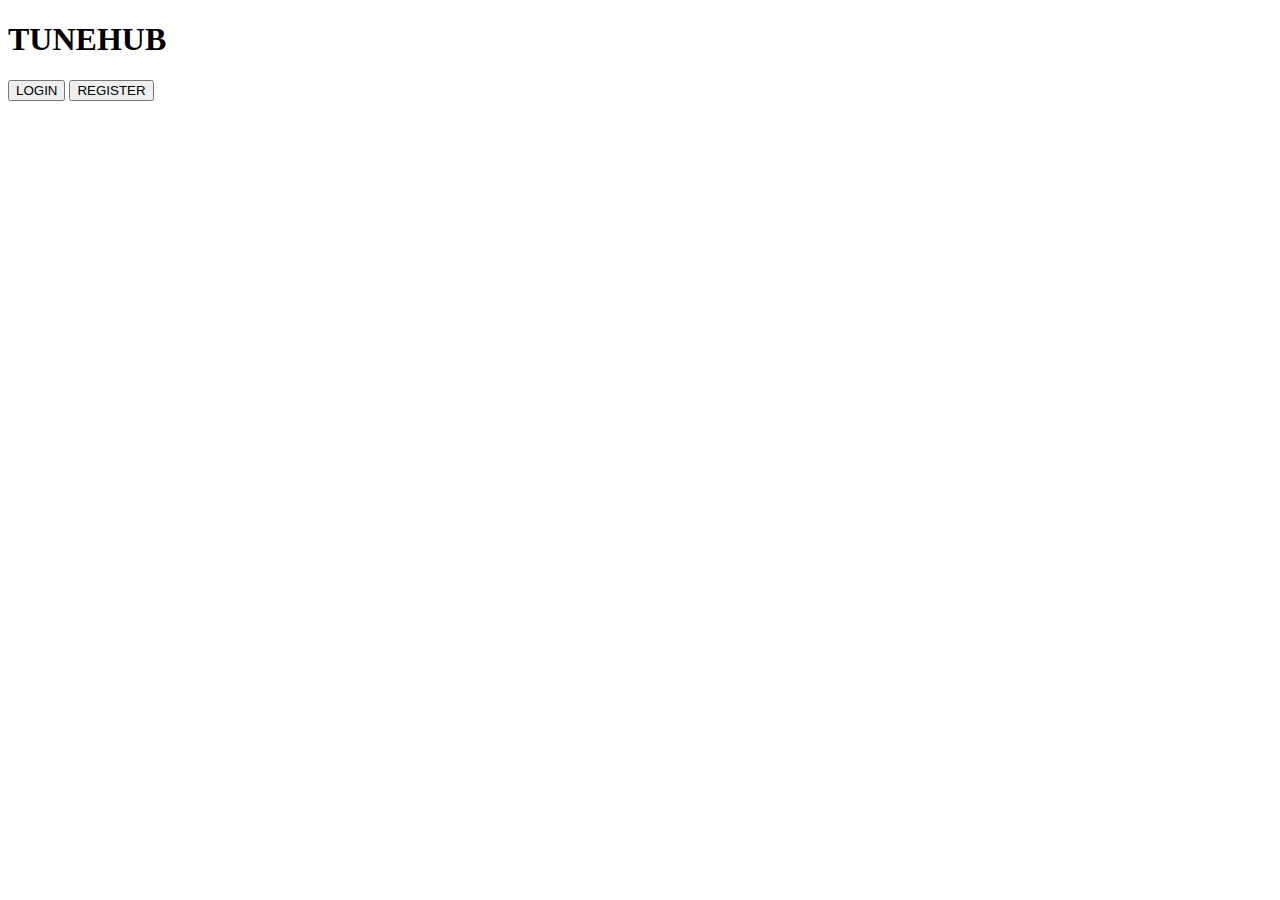
<file: ProjectTuneHub/target/classes/templates/index.html>
<!DOCTYPE html>
<html lang="en" xmlns:th="http://www.w3.org/1999/xhtml">
<head>
    <meta charset="UTF-8"/>
    <title>TUNEHUB</title>

    <link rel="stylesheet" th:href="@{/index.css}"/>
</head>
<body>
<div class="body-container">
<header>
    <h1>TUNEHUB</h1>
</header>

<!--<img src="./" alt="img">-->

<div class="container">
    <button class="button-52" onclick="location.href='login'">LOGIN</button>
    <button class="button-52" onclick="location.href='registration'">
        REGISTER
    </button>

</div>
</div>
</body>

</html>
</file>
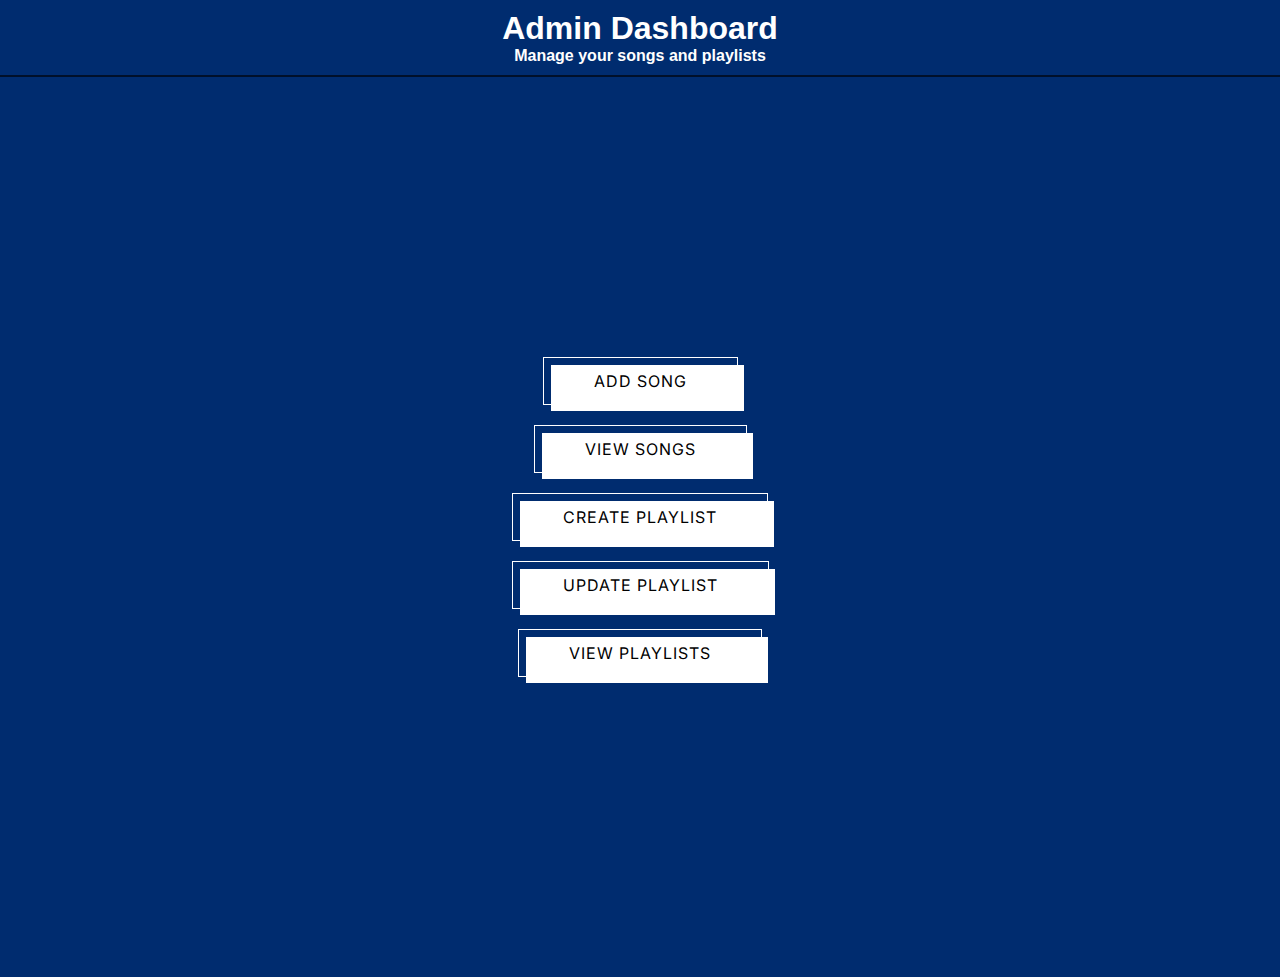
<file: ProjectTuneHub/target/classes/templates/Admin.html>
<!DOCTYPE html>
<html lang="en">
  <head>
    <meta charset="UTF-8" />
    <title>Admin Dashboard</title>
    <link rel="stylesheet" th:href="@{/admin.css}" />
    <link rel="stylesheet" href="../static/admin.css" />
  </head>
  <body class="inter">
    <header class="roboto-bold">
      <h1>Admin Dashboard</h1>
      <h4>Manage your songs and playlists</h4>
    </header>

    <div class="container inter">
      <form action="addSong" method="post">
        <!-- <input type="submit" class="button-52" value="ADD SONG" /> -->
        <button class="button-52">ADD SONG</button>
      </form>
      <button class="button-52" onclick="location.href='viewSongs'">
        VIEW SONGS
      </button>
      <button class="button-52" onclick="location.href='createPlaylists'">
        CREATE PLAYLIST
      </button>
      <button class="button-52" onclick="location.href='updatePlaylist'">
        UPDATE PLAYLIST
      </button>
      <button class="button-52" onclick="location.href='viewPlaylists'">
        VIEW PLAYLISTS
      </button>
    </div>
  </body>
</html>
</file>
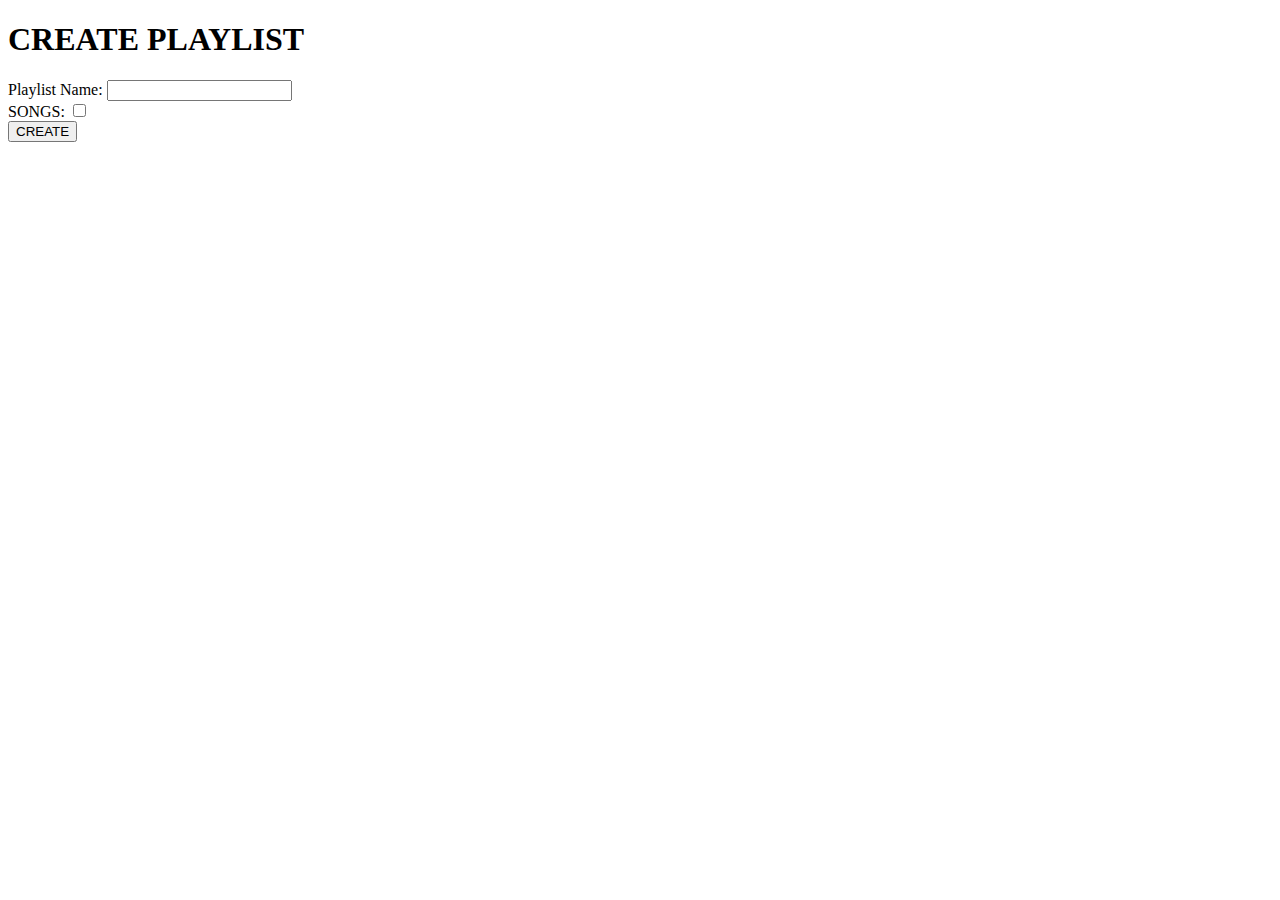
<file: ProjectTuneHub/target/classes/templates/createPlaylists.html>
<!DOCTYPE html>
<html lang="en">
  <head>
    <meta charset="UTF-8" />
    <meta
      name="viewport"
      content="width=device-width, user-scalable=no, initial-scale=1.0, maximum-scale=1.0, minimum-scale=1.0"
    />
    <meta http-equiv="X-UA-Compatible" content="ie=edge" />
    <link rel="stylesheet" th:href="@{/createPlaylists.css}" />

    <title>PLAYLIST</title>
  </head>
  <body>
    <header>
      <h1>CREATE PLAYLIST</h1>
    </header>

    <div class="container">
      <div class="box">
        <form action="addPlaylists" method="post">
          <label for="playlistName" class="text-white">Playlist Name:</label>
          <input
            class="input-field"
            type="text"
            id="playlistName"
            name="name"
            required
          />

          <div th:each="songs:${song}" class="checkbox">
            <div class="checkbox-wrapper-2">
              <label>SONGS:</label>
              <label>
                <input
                  type="checkbox"
                  th:name="songs"
                  th:value="${songs.id}"
                  class="ikxBAC"
                />
              </label>
              <label th:text="${songs.name}"></label>
            </div>
          </div>

          <button class="button-52">CREATE</button>
        </form>
      </div>
    </div>
  </body>
</html>
</file>
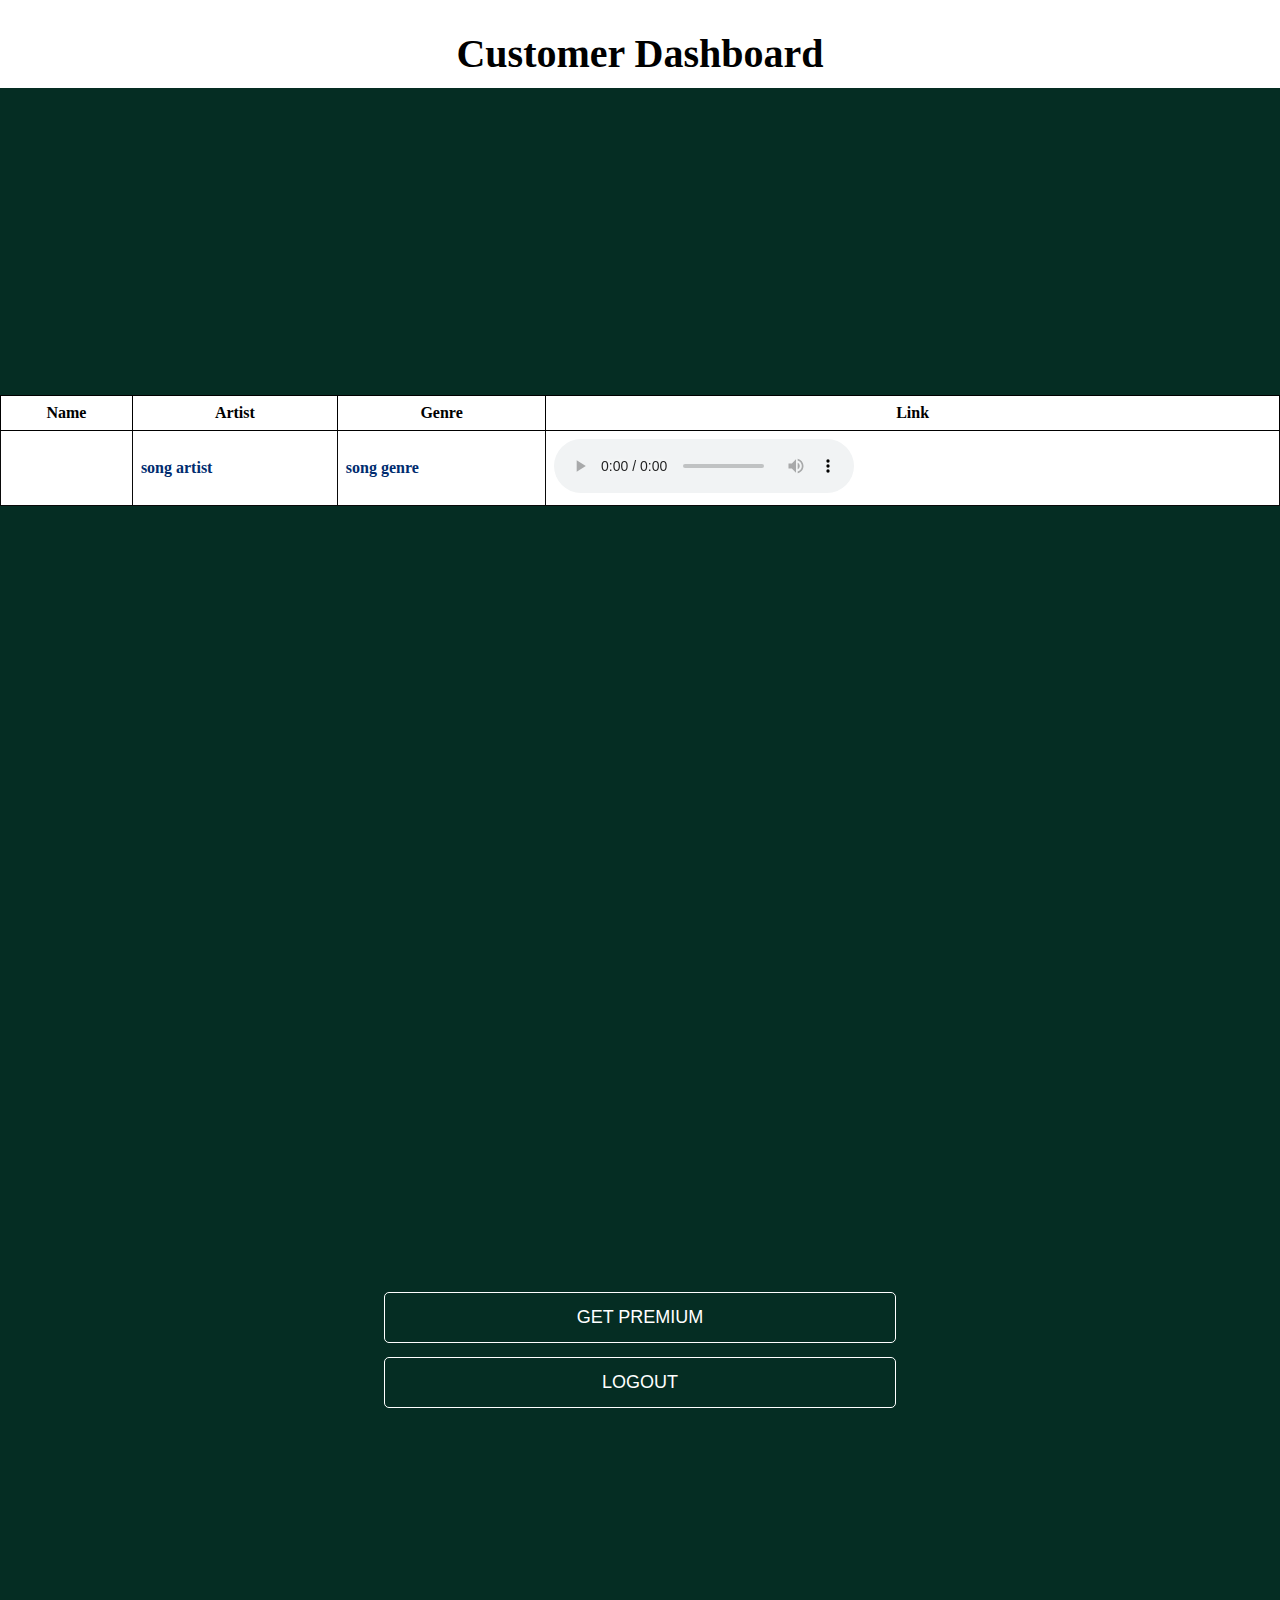
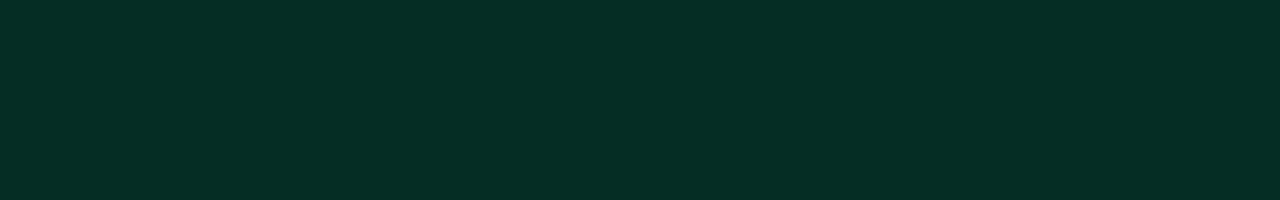
<file: ProjectTuneHub/target/classes/templates/Customer.html>
<!DOCTYPE html>
<html lang="en" xmlns:th="https://thymeleaf.org">
  <head>
    <meta charset="UTF-8" />
    <meta
      name="viewport"
      content="width=device-width, user-scalable=no, initial-scale=1.0, maximum-scale=1.0, minimum-scale=1.0"
    />
    <meta http-equiv="X-UA-Compatible" content="ie=edge" />
    <link rel="stylesheet" th:href="@{/customer.css}" />
    <link rel="stylesheet" href="../static/customer.css" />
    <title>Customer</title>
  </head>
  <body>
    <header>
      <h1>Customer Dashboard</h1>
    </header>

    <!--<div class="container">-->

    <div th:if="${isPremium}" class="premium">
      <table border="1">
        <thead>
          <tr>
            <th>Name</th>
            <th>Artist</th>
            <th>Genre</th>
            <th>Link</th>
          </tr>
        </thead>
        <tbody>
          <tr th:each="songs:${song}">
            <td th:text="${songs.name}"></td>
            <td th:text="${songs.artist}">song artist</td>
            <td th:text="${songs.genre}">song genre</td>
            <td>
              <audio controls>
                <source th:src="${songs.link}" />
              </audio>
            </td>
          </tr>
        </tbody>
      </table>
    </div>

    <!--    <form action="viewSongs">-->
    <!--        <button class="button-52">-->
    <!--            VIEW SONGS-->
    <!--        </button>-->
    <!--    </form>-->
    <!--</div>-->
    <div th:unless="${isPremium}" class="non-premium">
      <form action="playSongs">
        <button class="button-52">GET PREMIUM</button>
      </form>

      <form action="logout">
        <button class="button-52">LOGOUT</button>
      </form>
    </div>
    <!--    </div>-->
  </body>
</html>
</file>
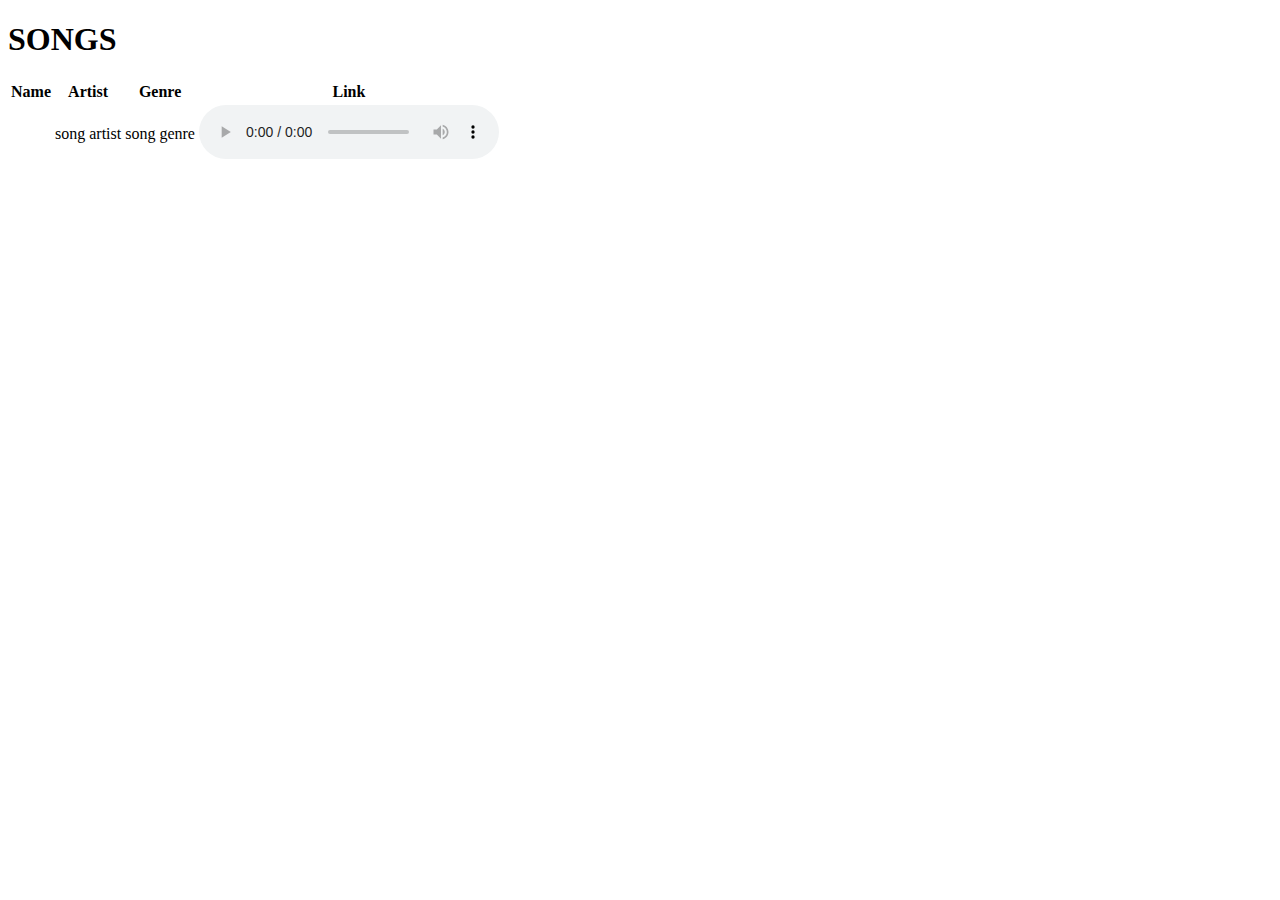
<file: ProjectTuneHub/target/classes/templates/DisplaySongs.html>
<!DOCTYPE html>
<html lang="en">
  <head>
    <meta charset="UTF-8" />
    <meta
      name="viewport"
      content="width=device-width, user-scalable=no, initial-scale=1.0, maximum-scale=1.0, minimum-scale=1.0"
    />
    <meta http-equiv="X-UA-Compatible" content="ie=edge" />
    <title>SONGS</title>
    <link rel="stylesheet" th:href="@{/displaySongs.css}" />
    <style></style>
  </head>
  <body>
    <header>
      <h1>SONGS</h1>
    </header>
    <main>
      <table>
        <thead>
          <tr>
            <th>Name</th>
            <th>Artist</th>
            <th>Genre</th>
            <th>Link</th>
          </tr>
        </thead>
        <tbody>
          <tr th:each="songs:${song}">
            <td th:text="${songs.name}"></td>
            <td th:text="${songs.artist}">song artist</td>
            <td th:text="${songs.genre}">song genre</td>
            <td>
              <audio controls><source th:src="${songs.link}" /></audio>
            </td>
          </tr>
        </tbody>
      </table>
    </main>
  </body>
</html>
</file>
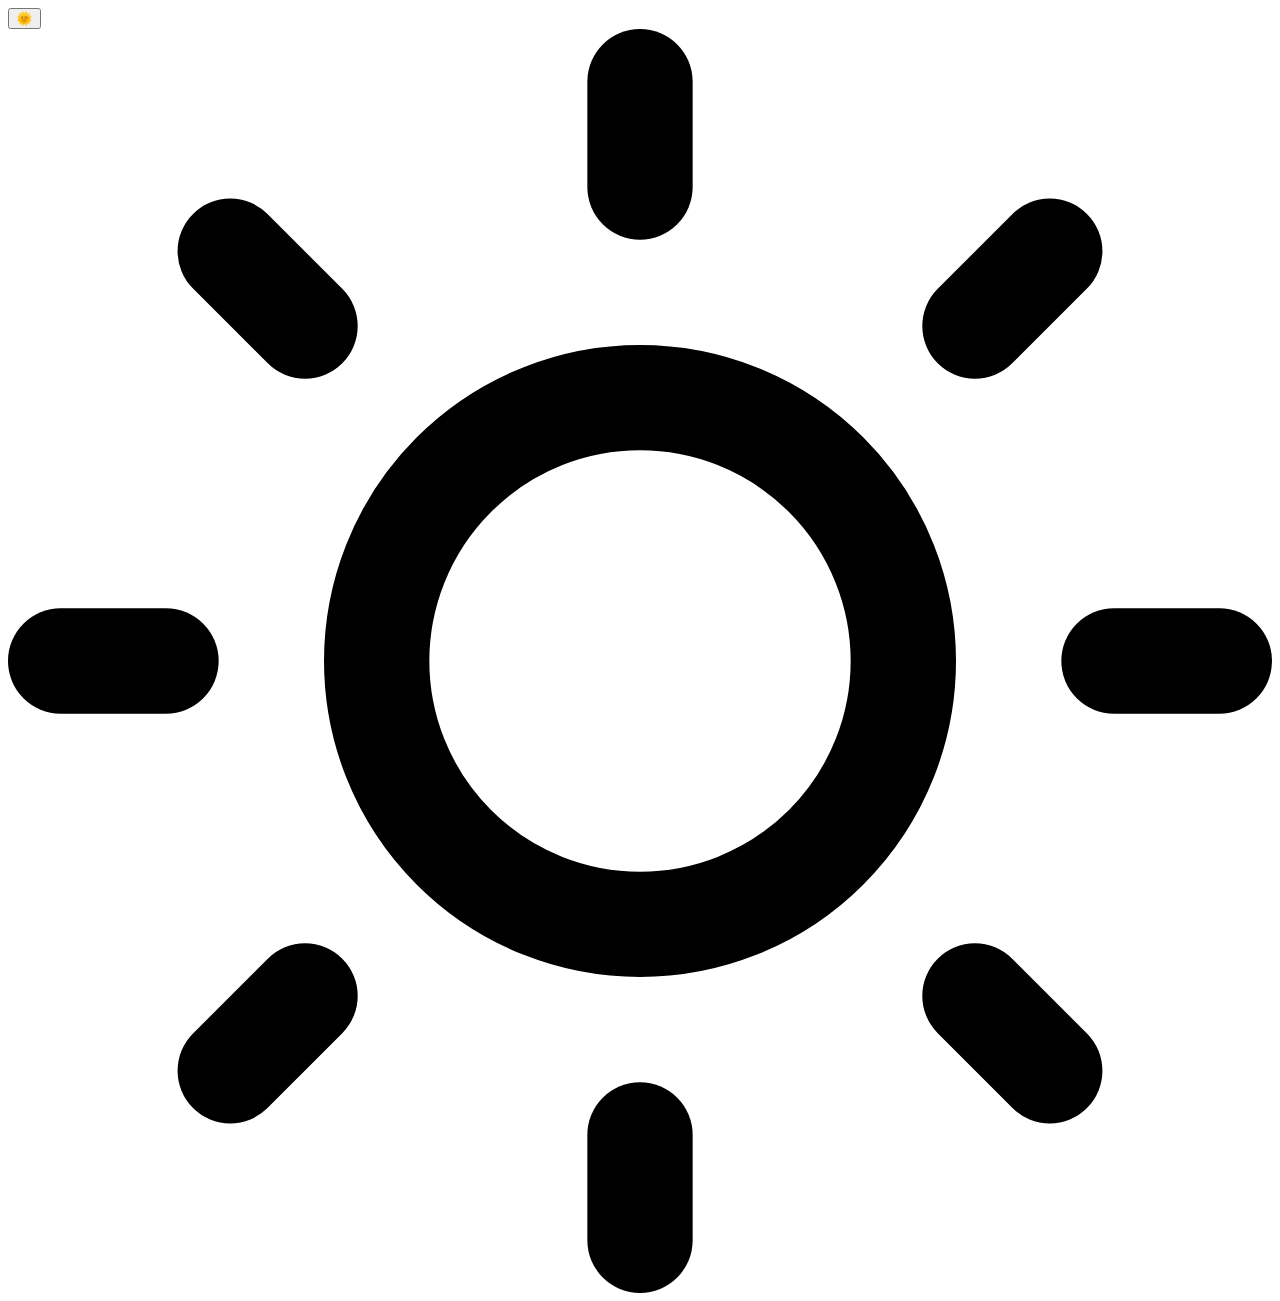
<file: ProjectTuneHub/target/classes/templates/Home.html>
<!DOCTYPE html>
<html lang="en">
<head>
    <meta charset="UTF-8">
    <meta name="viewport" content="width=device-width, initial-scale=1.0">
    <title>Toggle Dark/Light Mode</title>
    <!-- <link rel="stylesheet" href="style.css">
</head> -->
<body>
    <style>
        body {
    transition: background-color 0.5s ease, color 0.5s ease;
}

.light-mode {
    background-color: #fff;
    color: #000;
}

.dark-mode {
    background-color: #333;
    color: #fff;
}

    </style>
    <button id="theme-toggle">
        <span id="theme-icon">🌞</span> 
    </button>
<!-- Sun Icon (for light mode) -->
<svg id="sun-icon" xmlns="http://www.w3.org/2000/svg" viewBox="0 0 24 24" fill="none" stroke="currentColor" stroke-width="2" stroke-linecap="round" stroke-linejoin="round" class="feather feather-sun" style="display:none;">
    <circle cx="12" cy="12" r="5"></circle>
    <line x1="12" y1="1" x2="12" y2="3"></line>
    <line x1="12" y1="21" x2="12" y2="23"></line>
    <line x1="4.22" y1="4.22" x2="5.64" y2="5.64"></line>
    <line x1="18.36" y1="18.36" x2="19.78" y2="19.78"></line>
    <line x1="1" y1="12" x2="3" y2="12"></line>
    <line x1="21" y1="12" x2="23" y2="12"></line>
    <line x1="4.22" y1="19.78" x2="5.64" y2="18.36"></line>
    <line x1="18.36" y1="5.64" x2="19.78" y2="4.22"></line>
</svg>

<!-- Moon Icon (for dark mode) -->
<svg id="moon-icon" xmlns="http://www.w3.org/2000/svg" viewBox="0 0 24 24" fill="none" stroke="currentColor" stroke-width="2" stroke-linecap="round" stroke-linejoin="round" class="feather feather-moon" style="display:none;">
    <path d="M21 12.79A9 9 0 1111.21 3 7 7 0 0021 12.79z"></path>
</svg>

    <script >
        document.addEventListener('DOMContentLoaded', () => {
    const themeToggle = document.getElementById('theme-toggle');
    const sunIcon = document.getElementById('sun-icon');
    const moonIcon = document.getElementById('moon-icon');
    const currentTheme = localStorage.getItem('theme') ? localStorage.getItem('theme') : null;
    const prefersDarkScheme = window.matchMedia('(prefers-color-scheme: dark)');

    function updateIcons(theme) {
        if (theme === 'dark-mode') {
            sunIcon.style.display = 'none';
            moonIcon.style.display = 'block';
        } else {
            moonIcon.style.display = 'none';
            sunIcon.style.display = 'block';
        }
    }

    if (currentTheme) {
        document.body.classList.add(currentTheme);
        updateIcons(currentTheme);
    } else if (prefersDarkScheme.matches) {
        document.body.classList.add('dark-mode');
        updateIcons('dark-mode');
    } else {
        // Default to light mode if no preference is set
        updateIcons('light-mode');
    }

    themeToggle.addEventListener('click', () => {
        let theme = '';
        if (document.body.classList.contains('dark-mode')) {
            document.body.classList.replace('dark-mode', 'light-mode');
            theme = 'light-mode';
        } else {
            document.body.classList.replace('light-mode', 'dark-mode');
            theme = 'dark-mode';
        }
        updateIcons(theme);
        localStorage.setItem('theme', theme);
    });
});

    </script>
</body>
</html>
</file>
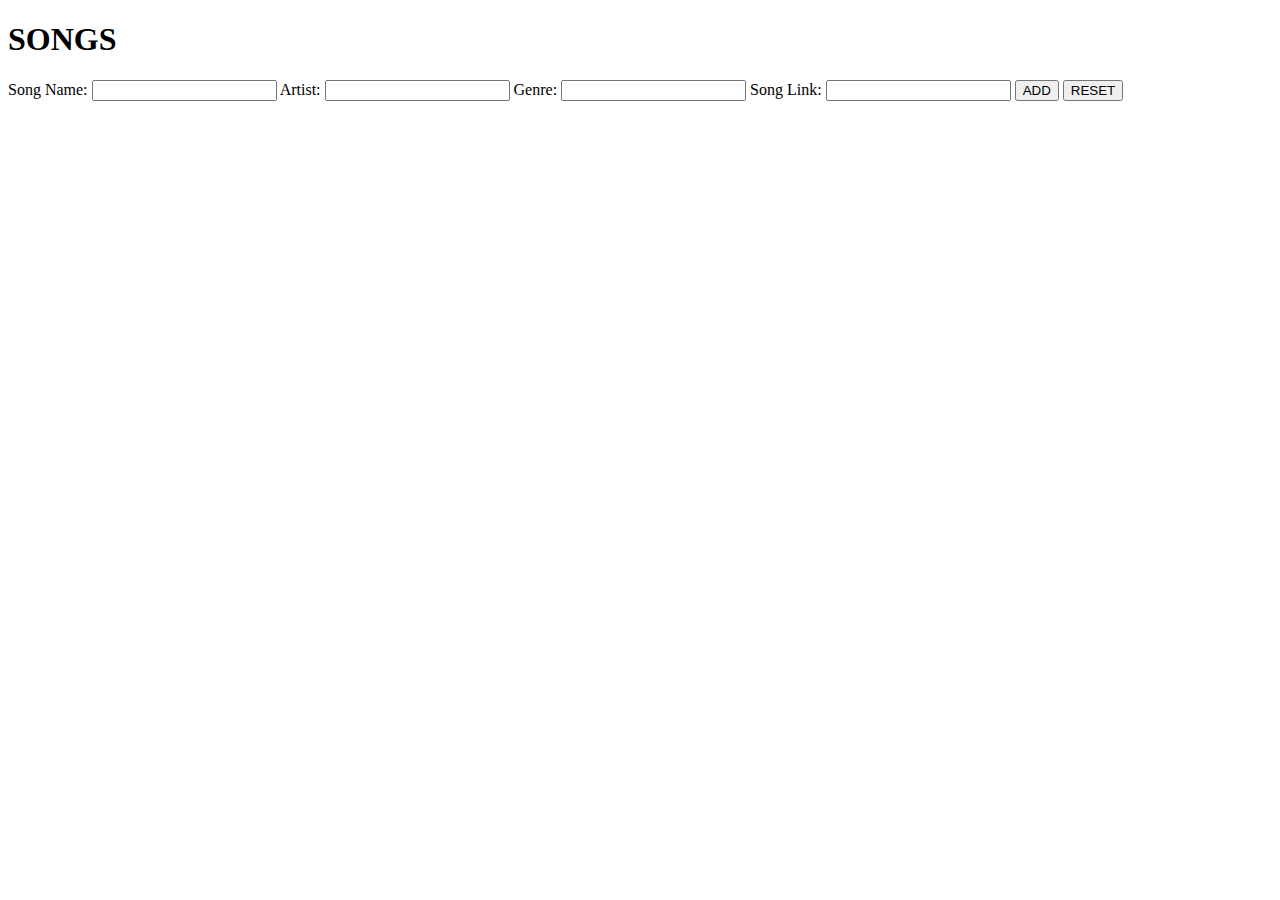
<file: ProjectTuneHub/target/classes/templates/NewSong.html>
<!DOCTYPE html>
<html lang="en">
  <head>
    <meta charset="UTF-8" />
    <meta
      name="viewport"
      content="width=device-width, user-scalable=no, initial-scale=1.0, maximum-scale=1.0, minimum-scale=1.0"
    />
    <meta http-equiv="X-UA-Compatible" content="ie=edge" />
    <title>SONGS</title>
    <link rel="stylesheet" th:href="@{/newSong.css}" />
  </head>
  <body>
  <div class="header">
    <header>
      <h1>SONGS</h1>
    </header>
  </div>
    <main>
      <form action="addSong" method="post">
        <label class="required" for="songName">Song Name:</label>
        <input type="text" id="songName" name="name" required />
        <label class="required" for="artist">Artist:</label>
        <input type="text" id="artist" name="artist" required />
        <label class="required" for="genre">Genre:</label>
        <input type="text" id="genre" name="genre" required />
        <label class="required" for="songLink">Song Link:</label>
        <input type="text" id="songLink" name="link" required />
        <input type="submit" value="ADD" class="button1" />
        <input type="reset" value="RESET" class="button2" />
      </form>
    </main>
  </body>
</html>
</file>
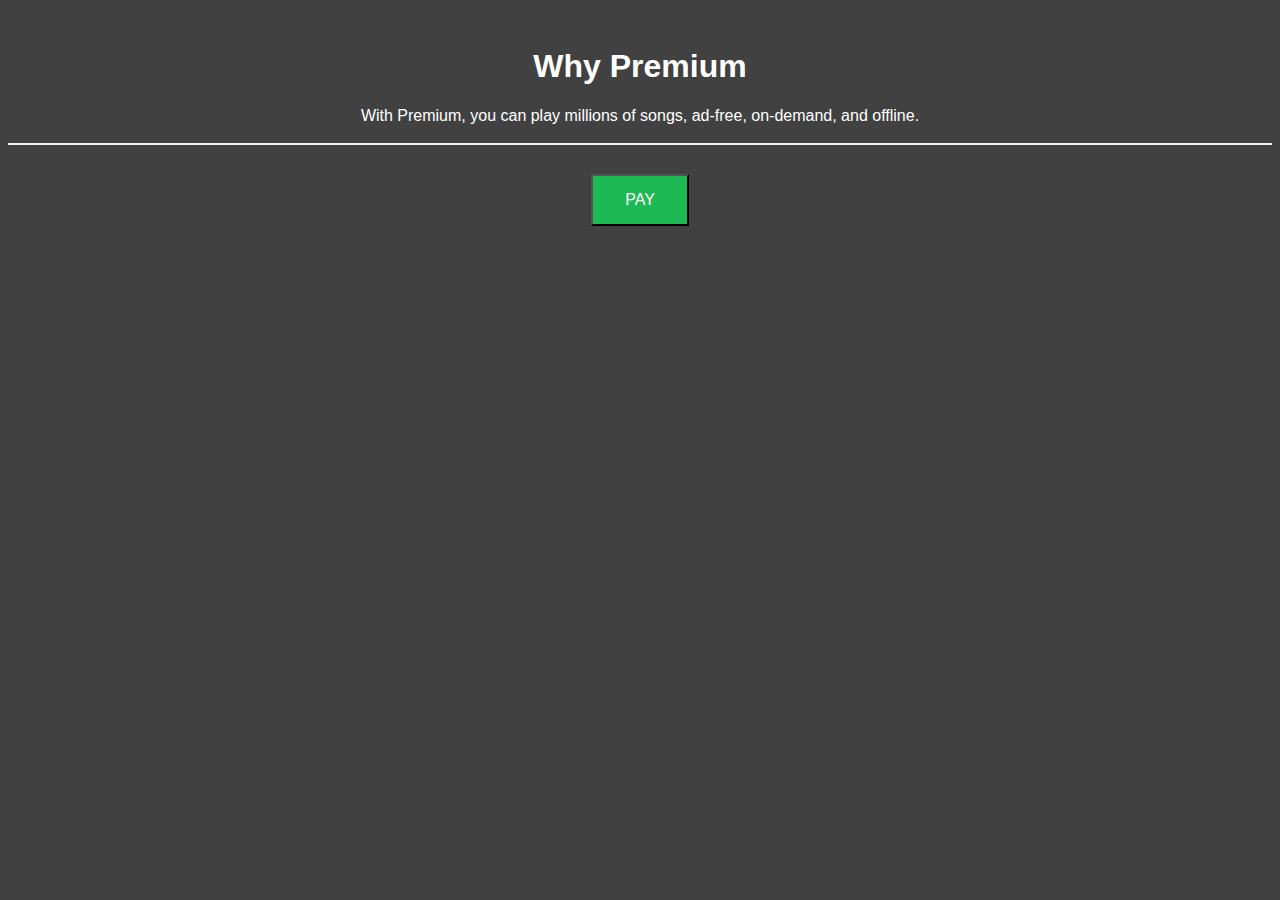
<file: ProjectTuneHub/target/classes/templates/Pay.html>
<!DOCTYPE html>
<html lang="en">
  <head>
    <meta charset="UTF-8" />
    <title>pay</title>
    <script src="https://checkout.razorpay.com/v1/checkout.js"></script>
    <script src="https://code.jquery.com/jquery-3.5.1.min.js"></script>
  </head>
  <style>
    body {
      background-color: #414141;
      font-family: Arial, sans-serif;
    }

    h1 {
      color: white;
    }

    p {
      color: white;
    }

    nav {
      text-align: center;
      margin-top: 25px;
      border-bottom: 2px solid #f1f1f1;
      padding: 2px;
    }

    .container {
      text-align: center;
      margin-top: 25px;
    }

    button {
      background-color: #1db954;
      color: white;
      padding: 15px 32px;
      text-align: center;
      text-decoration: none;
      display: inline-block;
      font-size: 16px;
      margin: 4px 2px;
      cursor: pointer;
      /*border-radius: 12px;*/
    }
  </style>
  <body>
    <nav>
      <h1>Why Premium</h1>
      <p>
        With Premium, you can play millions of songs, ad-free, on-demand, and
        offline.
      </p>
    </nav>

    <main>
      <div class="container">
        <form id="payment-form">
          <button type="submit" class="buy-button">PAY</button>
        </form>
      </div>
    </main>

    <script>
      $(document).ready(function () {
        $(".buy-button").click(function (e) {
          e.preventDefault();
          var form = $(this).closest("form");

          createOrder();
        });
      });

      function createOrder() {
        $.post("/createOrder")
          .done(function (order) {
            order = JSON.parse(order);
            var options = {
              key: "rzp_test_nyLo8f8zHUX1ZS",
              amount: order.amount_due.toString(),
              currency: "INR",
              name: "Tune Hub",
              description: "Test Transaction",
              order_id: order.id,
              handler: function (response) {
                verifyPayment(
                  response.razorpay_order_id,
                  response.razorpay_payment_id,
                  response.razorpay_signature
                );
              },
              prefill: {
                name: "Your Name",
                email: "test@example.com",
                contact: "9999999999",
              },
              notes: {
                address: "Your Address",
              },
              theme: {
                color: "#3399cc",
              },
            };
            var rzp1 = new Razorpay(options);
            rzp1.open();
          })
          .fail(function (error) {
            console.error("Error:", error);
          });
      }

      function verifyPayment(orderId, paymentId, signature) {
        $.post("/verify", {
          orderId: orderId,
          paymentId: paymentId,
          signature: signature,
        })
          .done(function (isValid) {
            if (isValid) {
              alert("Payment successful");
              // console.log("Payment successful");
              window.location.href = "/paymentSuccess";
            } else {
              alert("Payment failed");
              // console.log("Payment failed");
              window.location.href = "/paymentFailed";
            }
          })
          .fail(function (error) {
            console.error("Error:", error);
          });
      }
    </script>
  </body>
</html>
</file>
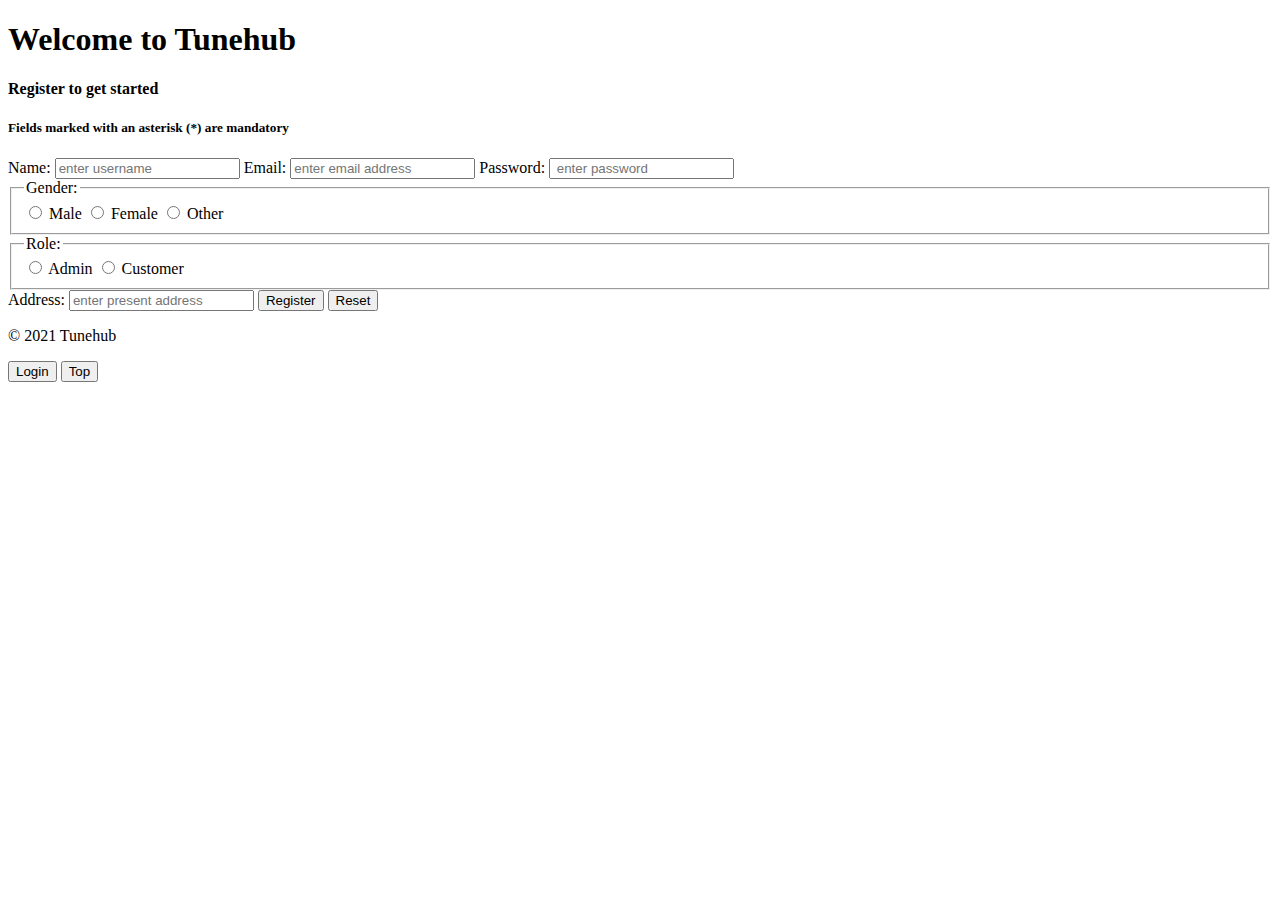
<file: ProjectTuneHub/target/classes/templates/Registration.html>
<!DOCTYPE html>
<html lang="en">
  <head>
    <meta charset="UTF-8" />
    <title>Registration</title>
    <link rel="stylesheet" th:href="@{/registration.css}" />

    <!--    <script src="https://cdnjs.cloudflare.com/ajax/libs/three.js/r134/three.min.js"></script>-->
    <!--    <script src="https://cdn.jsdelivr.net/npm/vanta@latest/dist/vanta.globe.min.js"></script>-->
  </head>
  <body>
    <!-- Header section starts here -->
    <header>
      <h1 class="h1">Welcome to Tunehub</h1>
      <h4>Register to get started</h4>
    </header>
    <!-- Header section ends here -->

    <!-- Main section starts here -->
    <main>
      <!--    <script>-->
      <!--        window.addEventListener("DOMContentLoaded", () => {-->
      <!--            VANTA.GLOBE({-->
      <!--                el: "main",-->
      <!--                mouseControls: true,-->
      <!--                touchControls: true,-->
      <!--                gyroControls: false,-->
      <!--                minHeight: 200.00,-->
      <!--                minWidth: 200.00,-->
      <!--                scale: 1.00,-->
      <!--                scaleMobile: 1.00-->
      <!--            })-->
      <!--        });-->
      <!--    </script>-->

      <!-- Registration form starts here -->
      <form action="register" method="post" autocomplete="off">
        <h5 class="req">Fields marked with an asterisk (*) are mandatory</h5>
        <label class="required" for="username">Name:</label>
        <input
          type="text"
          id="username"
          name="username"
          placeholder="enter username"
          required
          class="form-input"
        />
        <label class="required" for="email">Email:</label>
        <input
          type="email"
          id="email"
          name="email"
          placeholder="enter email address"
          required
          class="form-input"
        />
        <label class="required" for="password">Password:</label>
        <input
          type="password"
          id="password"
          name="password"
          placeholder=" enter password"
          required
          class="form-input"
        />

        <!-- Gender selection starts here -->
        <fieldset class="gender">
          <legend class="required">Gender:</legend>
          <input type="radio" id="male" name="gender" value="male" />
          <label for="male">Male</label>
          <input type="radio" id="female" name="gender" value="female" />
          <label for="female">Female</label>
          <input type="radio" id="other" name="gender" value="other" />
          <label for="other">Other</label>
        </fieldset>

        <fieldset class="role">
          <legend class="required">Role:</legend>
          <input type="radio" id="admin" name="role" value="admin" />
          <label for="admin">Admin</label>
          <input type="radio" id="customer" name="role" value="customer" />
          <label for="customer">Customer</label>
        </fieldset>
        <!-- Gender selection ends here -->

        <label class="required" for="address">Address:</label>
        <input
          type="text"
          id="address"
          name="address"
          placeholder="enter present address"
          required
          class="form-input"
        />
        <input type="submit" value="Register" class="form-input" />
        <input type="reset" value="Reset" class="form-input" />
      </form>
      <!-- Registration form ends here -->
    </main>
    <!-- Main section ends here -->

    <!-- Footer section starts here -->
    <footer class="footer">
      <div>
        <p class="logo">&copy; 2021 Tunehub</p>
      </div>
      <div>
        <a class="home" href="login"><input type="button" value="Login" /></a>
        <a class="home" href="#"><input type="button" value="Top" /></a>
      </div>
    </footer>
    <!-- Footer section ends here -->
  </body>
</html>
</file>
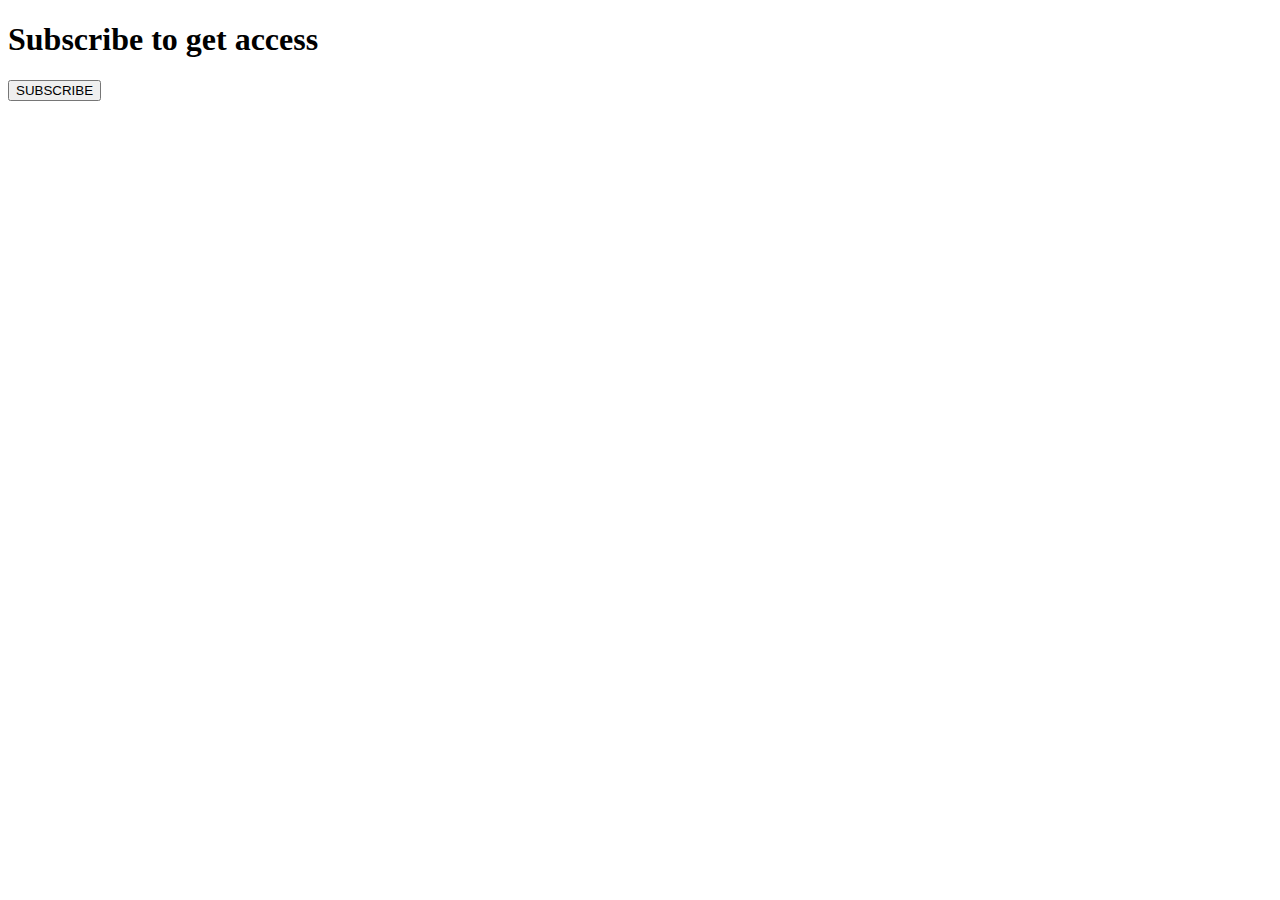
<file: ProjectTuneHub/target/classes/templates/Subsciption.html>
<!DOCTYPE html>
<html lang="en" xmlns:th="https://thymeleaf.org">
  <head>
    <meta charset="UTF-8" />
    <meta
      name="viewport"
      content="width=device-width, user-scalable=no, initial-scale=1.0, maximum-scale=1.0, minimum-scale=1.0"
    />
    <meta http-equiv="X-UA-Compatible" content="ie=edge" />
    <link rel="stylesheet" th:href="@{/subscription.css}" />
    <title>SUBSCRIPTION</title>
  </head>
  <body>
    <header>
      <h1>Subscribe to get access</h1>
    </header>

    <div>
      <button class="button-52" onclick="location.href='pay'">SUBSCRIBE</button>
    </div>
    <!--    <form action="playSongs">-->
    <!--      <div>-->
    <!--        <input type="submit" value="PLAY SONGS" />-->
    <!--      </div>-->
    <!--    </form>-->
  </body>
</html>
</file>
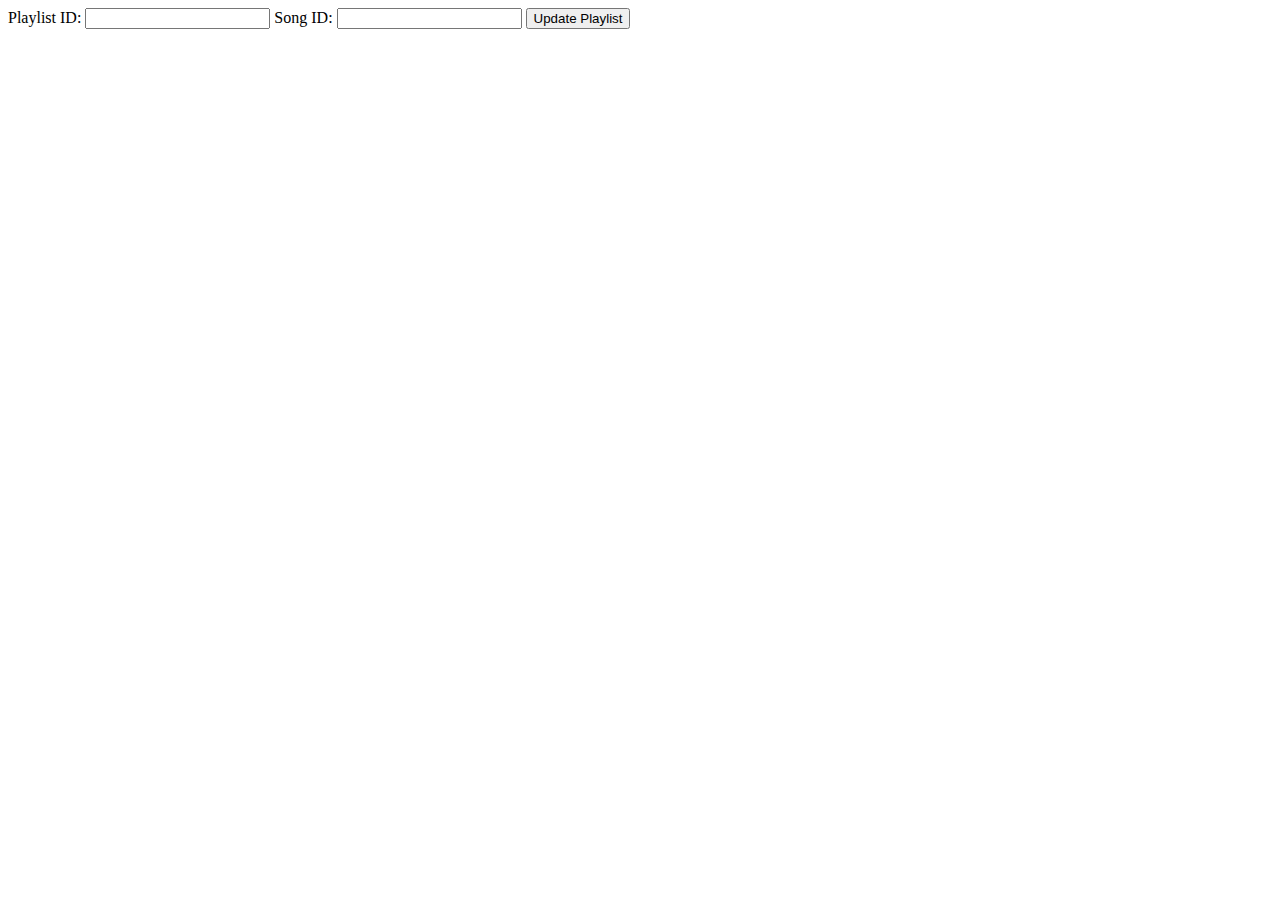
<file: ProjectTuneHub/target/classes/templates/updatePlaylist.html>
<!DOCTYPE html>
<html lang="en">
<head>
  <meta charset="UTF-8" />
  <meta
          name="viewport"
          content="width=device-width, user-scalable=no, initial-scale=1.0, maximum-scale=1.0, minimum-scale=1.0"
  />
  <meta http-equiv="X-UA-Compatible" content="ie=edge" />
  <title>Document</title>
</head>
<body>

<form action="updatePlaylist" >
  <label for="id">Playlist ID:</label>
  <input type="text" id="id" name="id" required />

  <label for="songId">Song ID:</label>
  <input type="text" id="songId" name="songId" required />

  <input type="submit" value="Update Playlist">
</form>

</body>
</html>
</file>
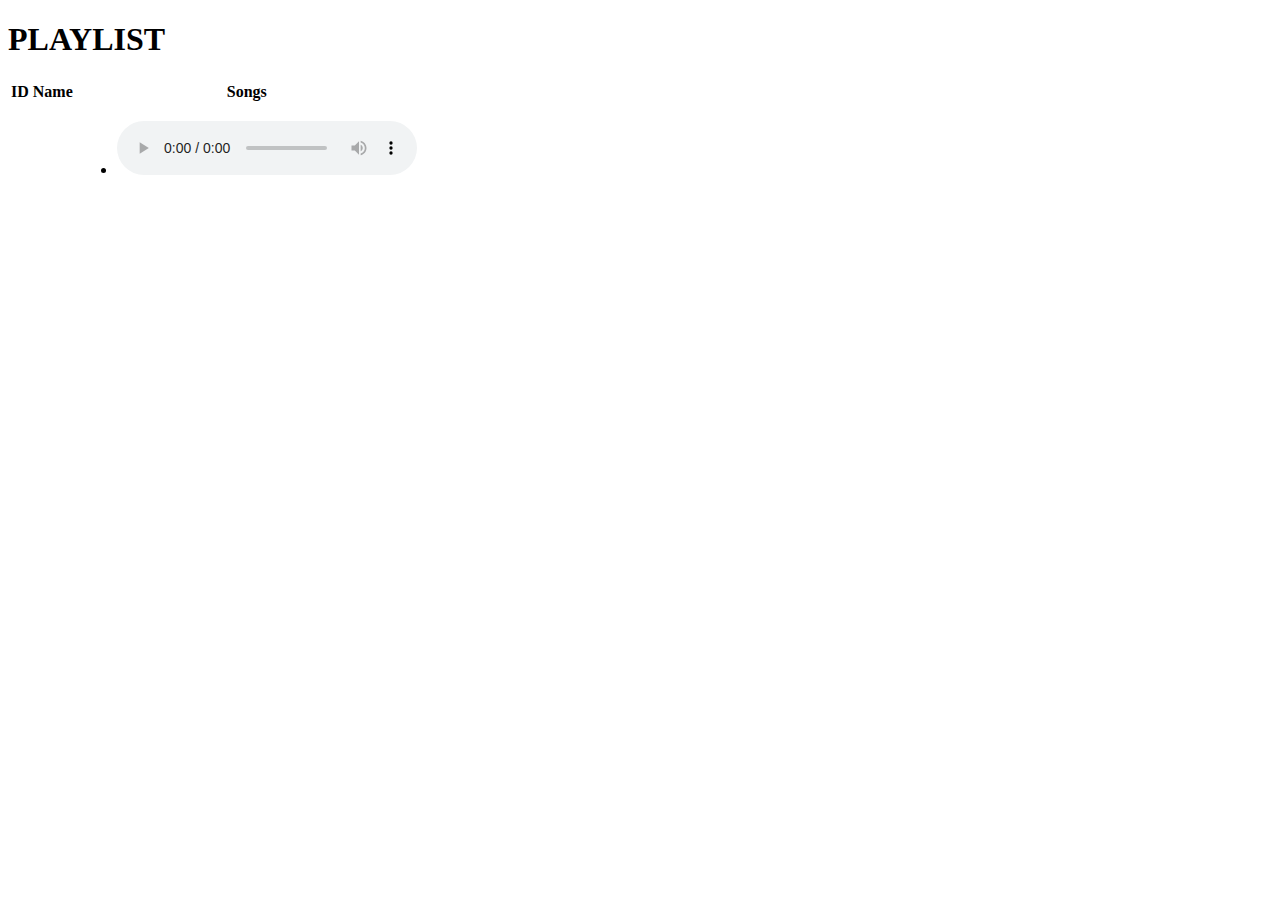
<file: ProjectTuneHub/target/classes/templates/ViewPlaylist.html>
<!DOCTYPE html>
<html lang="en">
  <head>
    <meta charset="UTF-8" />
    <meta
      name="viewport"
      content="width=device-width, user-scalable=no, initial-scale=1.0, maximum-scale=1.0, minimum-scale=1.0"
    />
    <meta http-equiv="X-UA-Compatible" content="ie=edge" />
    <title>PLAYLIST</title>
    <link rel="stylesheet" th:href="@{/ViewPlaylist.css}" />
  </head>
  <body>
    <!--<script>-->
    <!--    document.body.onmousemove = function (e) {-->
    <!--        document.documentElement.style.setProperty('--x', (e.clientX + window.scrollX) + 'px');-->
    <!--        document.documentElement.style.setProperty('--y', (e.clientY + window.scrollY) + 'px');-->
    <!--    }-->
    <!--</script>-->

    <!--<div id="invertedcursor"></div>-->
    <!--<button type="submit" class="button">TEST</button>-->

    <!--<script src="three.r134.min.js"></script>-->
    <!--<script src="vanta.globe.min.js"></script>-->
    <!--<script>-->
    <!--    VANTA.GLOBE({-->
    <!--        el: "#your-element-selector",-->
    <!--        mouseControls: true,-->
    <!--        touchControls: true,-->
    <!--        gyroControls: false,-->
    <!--        minHeight: 200.00,-->
    <!--        minWidth: 200.00,-->
    <!--        scale: 1.00,-->
    <!--        scaleMobile: 1.00-->
    <!--    })-->
    <!--</script>-->

    <header>
      <h1>PLAYLIST</h1>
    </header>

    <main>
      <table class="container">
        <thead>
          <tr>
            <th>ID</th>
            <th>Name</th>
            <th>Songs</th>
          </tr>
        </thead>
        <tbody>
          <tr th:each="all:${allPlaylist}">
            <td th:text="${all.id}"></td>
            <td th:text="${all.name}"></td>
            <td>
              <ul>
                <li class="audio" th:each="s1:${all.songs}">
                  <div class="song-item">
                    <span th:text="${s1.name}"></span>
                    <audio controls>
                      <source th:src="${s1.link}" />
                    </audio>
                  </div>
                </li>

                <!--                    <li class="audio" th:each="s1:${all.songs}">-->
                <!--                        <span th:text="${s1.name}"></span>-->
                <!--                        <audio controls>-->
                <!--                            <source th:src="${s1.link}" type="audio/mpeg">-->
                <!--                            Your browser does not support the audio element.-->
                <!--                        </audio>-->
                <!--                    </li>-->
                <!--                    -->
              </ul>
            </td>

            <!--            <td>-->
            <!--                <ul>-->
            <!--                    <li th:each="s1:${all.songs}">-->
            <!--                        <span th:text="${s1.name}"></span>-->
            <!--                        <button onclick="window.open('${s1.link}', '_blank')">Play Song</button>-->
            <!--                    </li>-->
            <!--                </ul>-->
            <!--            </td>-->
          </tr>
        </tbody>
      </table>
    </main>
  </body>
</html>
</file>
<file: ProjectTuneHub/target/classes/static/admin.css>
@import url("https://fonts.googleapis.com/css2?family=Inter&display=swap|family=Roboto:wght@700&display=swap");

* {
  margin: 0;
  padding: 0;
  box-sizing: border-box;
}

.roboto-bold {
  font-family: "Roboto", sans-serif;
  font-weight: 700;
  font-style: normal;
}

/* // <uniquifier>: Use a unique and descriptive class name */

.inter {
  font-family: "Inter", sans-serif;
  font-optical-sizing: auto;
  font-weight: 400;
  font-style: normal;
  font-variation-settings: "slnt" 0;
}

body {
  background-color: #002c6f;
  background-image: url("https://www.transparenttextures.com/patterns/dark-mosaic.png");
}

header {
  background-color: #002c6f;
  color: #ffffff;
  text-align: center;
  padding: 10px;
  top: 0;
  width: 100%;
  border-bottom: 2px solid #ffffff;
  transition: border-bottom 0.3s ease-in-out;
}

header:hover {
  background-color: #002c6f;
  color: #ffffff;
  border-bottom: 2px solid #00102a;
}

.container {
  display: flex;
  justify-content: center;
  align-items: center;
  height: 100vh;
  /*background: #f5f5f5;*/
  flex-direction: column;
}

/* CSS */
.button-52 {
  font-family: "Inter", sans-serif;
  font-size: 16px;
  /* font-weight: bold; */
  letter-spacing: 1px;
  padding: 13px 20px 13px;
  outline: 0;
  border: 1px solid #ffffff;
  cursor: pointer;
  position: relative;
  background-color: rgba(0, 0, 0, 0);
  user-select: none;
  -webkit-user-select: none;
  touch-action: manipulation;
  transition: 0.2s;
  margin-bottom: 20px;
}

.button-52:after {
  content: "";
  background-color: #ffffff;
  width: 100%;
  z-index: -1;
  position: absolute;
  height: 100%;
  top: 7px;
  left: 7px;
  transition: 0.2s;
}

.button-52:hover:after {
  top: 0px;
  left: 0px;
}

@media (min-width: 768px) {
  .button-52 {
    padding: 13px 50px 13px;
  }
}
</file>
<file: ProjectTuneHub/target/classes/static/customer.css>
* {
  margin: 0;
  padding: 0;
  box-sizing: border-box;
}

body {
  background-size: cover;
  background-color: #052d23;
}

h1 {
  text-align: center;
  color: #000000;
  margin-top: 20px;
  font-size: 40px;
}

header {
  background-color: #ffffff;
  color: #000000;
  text-align: center;
  padding: 10px;
  top: 0;
  width: 100%;
  border-bottom: 1px solid #000000;
  transition: border-bottom 0.3s ease-in-out;
  position: fixed;
}

header:hover {
  background-color: #ffffff;
  color: #000000;
  border-bottom: 1px solid #ffffff;
  transition: 0.6s;
}

main {
  /*display: flex;*/
  /*justify-content: center;*/
  /*align-items: center;*/
  min-height: 100vh;
  background-color: #ffffff;
  padding-top: 20px;
  padding-bottom: 20px;
}

.premium,
.non-premium {
  display: flex;
  flex-direction: column;
  justify-content: center;
  align-items: center;
  min-height: 100vh;

  /*margin-top: 30vh;*/
}

button {
  background-color: #052d23;
  color: #ffffff;
  padding: 14px 20px;
  border-radius: 5px;
  margin: 7px 0;
  width: 40vw;
  font-size: 18px;
  border: 1px solid white;
  z-index: 2;
  transition: 0.7s;
}
button:hover {
  background-color: #daff99;
  cursor: pointer;
  transition: 0.7s;
  color: black;
}

table {
  width: 100%;
  border-collapse: collapse;
  font-weight: bold;
}

table,
th,
td {
  border: 1px solid #0a0a0a;
  padding: 8px;
}

th {
  background-color: #ffffff;
  color: #000000;
  border: 1px solid #000000;
}

th:hover {
  background-color: #002c6f;
  color: #ffffff;
}

/*tr:nth-child(even) {*/
/*  background-color: #ffffff;*/
/*}*/

tr {
  background-color: #ffffff;
  color: #002c6f;
}
</file>
